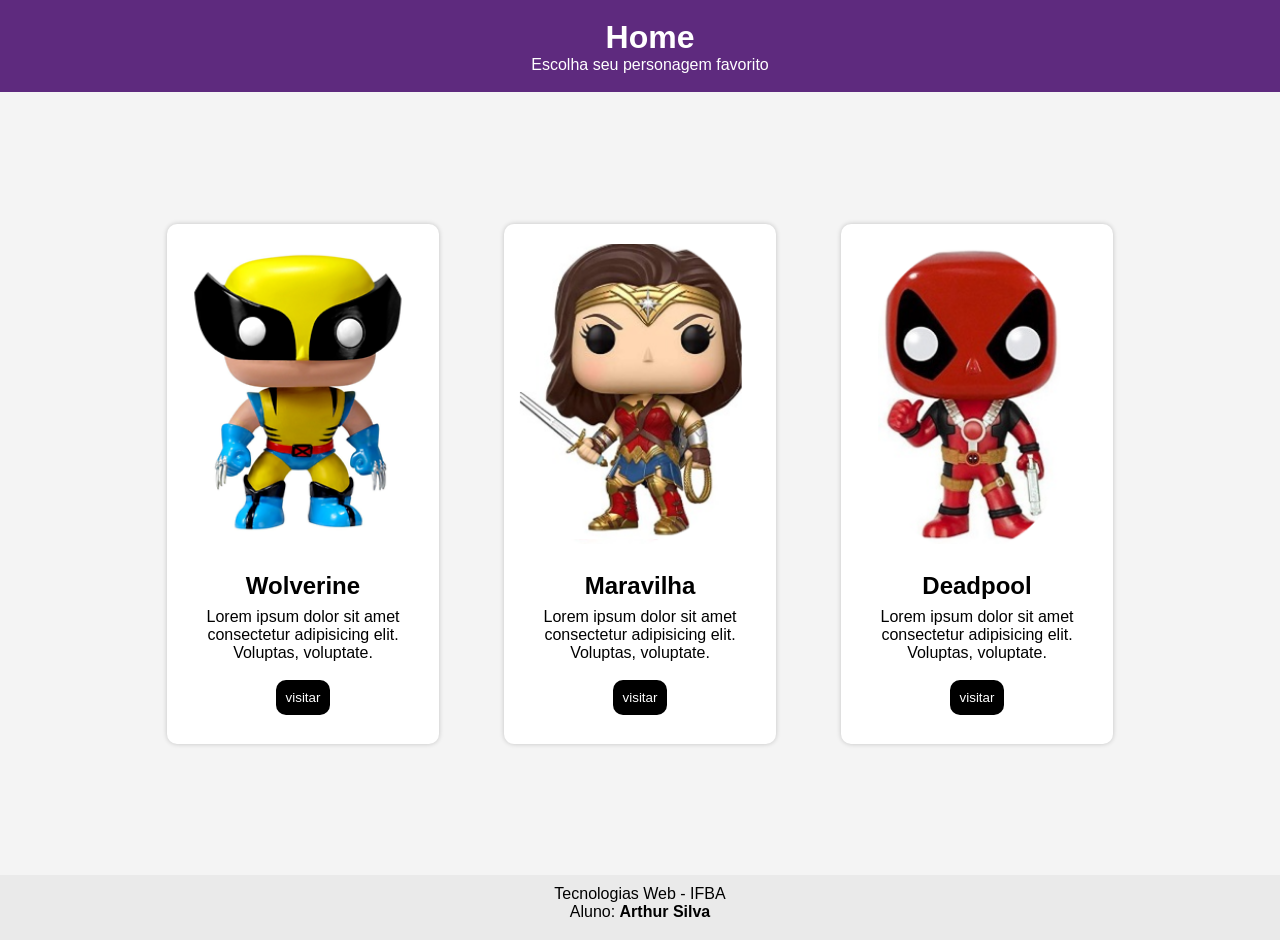
<file: Att-Avaliativa02/index.html>
<!DOCTYPE html>
<html lang="en">
<head>
    <meta charset="UTF-8">
    <meta name="viewport" content="width=device-width, initial-scale=1.0">
    <title>Document</title>
    <link rel="stylesheet" href="style.css">
</head>
<body>
    <header>
        <h1>Home</h1>
        <p>Escolha seu personagem favorito</p>
    </header>
    <main>
        <section class="container">

            <article class="card">
                <div class="card_img">
                    <img src="img/wolve.png" alt="">
                </div>
                <div class="card_corpo">
                    <h2 class="card_titulo">Wolverine</h2>
                
                    <p class="card_desc">Lorem ipsum dolor sit amet consectetur adipisicing elit. Voluptas, voluptate.</p>
                    <a href="https://www.funko.com.br/"><button class="card_btn">visitar</button></a>
                </div>
            </article>

            <article class="card">
                <div class="card_img">
                    <img src="img/maravilha.png" alt="">
                </div>
                <div class="card_corpo">
                    <h2 class="card_titulo">Maravilha</h2>
                
                    <p class="card_desc">Lorem ipsum dolor sit amet consectetur adipisicing elit. Voluptas, voluptate.</p>
                    <a href="https://www.funko.com.br/"><button class="card_btn">visitar</button></a>
                </div>
            </article>

            <article class="card">
                <div class="card_img">
                    <img src="img/deadpool.png" alt="">
                </div>
                <div class="card_corpo">
                    <h2 class="card_titulo">Deadpool</h2>
                
                    <p class="card_desc">Lorem ipsum dolor sit amet consectetur adipisicing elit. Voluptas, voluptate.</p>
                    <a href="https://www.funko.com.br/"><button class="card_btn">visitar</button></a>
                </div>
            </article>
            
        </section>
    </main>
    <footer>
        <p>Tecnologias Web - IFBA</p>
        <p>Aluno: <strong>Arthur Silva</strong></p>
    </footer>
</body>
</html>
</file>
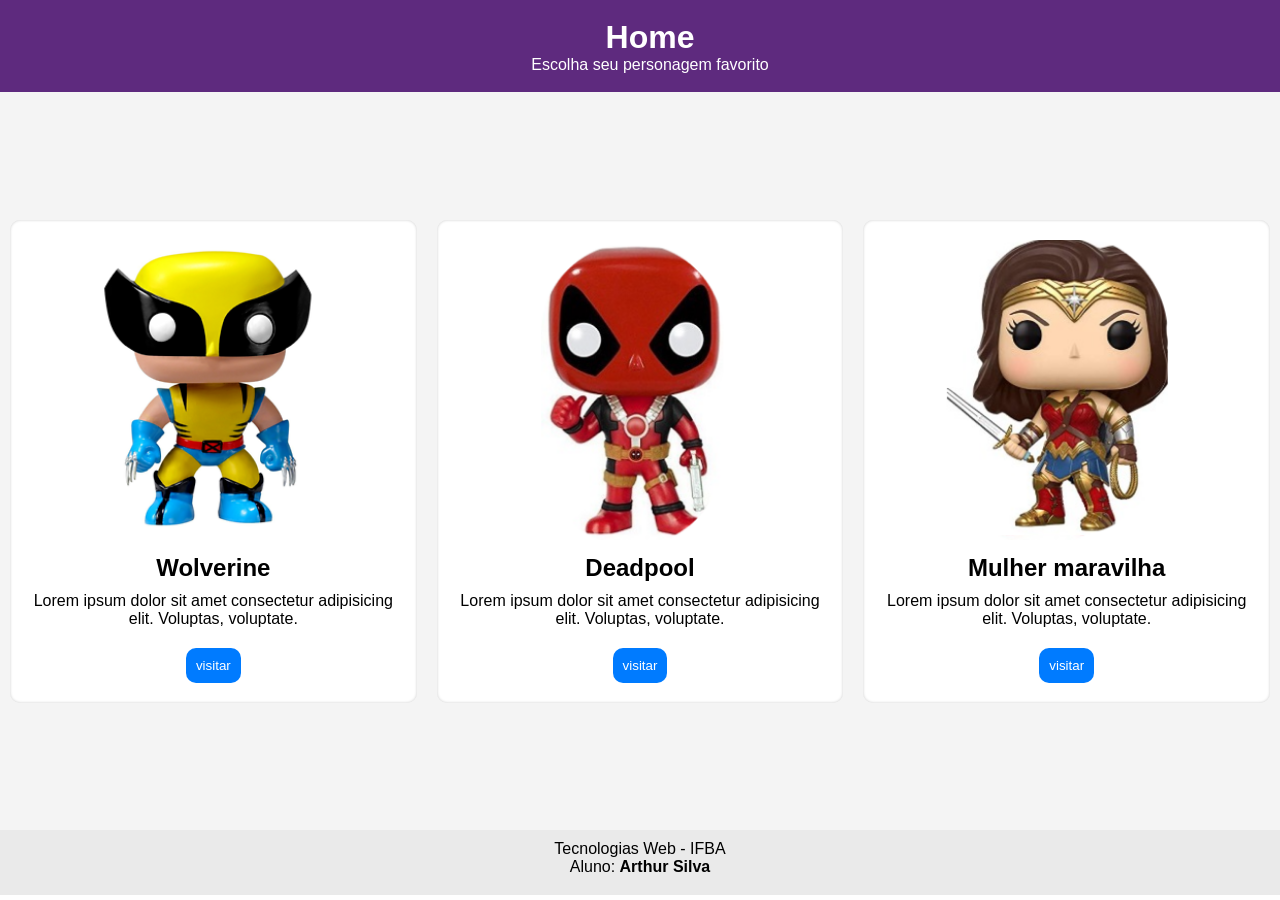
<file: Att-css01/index.html>
<!DOCTYPE html>
<html lang="en">
<head>
    <meta charset="UTF-8">
    <meta name="viewport" content="width=device-width, initial-scale=1.0">
    <title>Document</title>
    <link rel="stylesheet" href="style.css">
</head>
<body>
    <header>
        <h1>Home</h1>
        <p>Escolha seu personagem favorito</p>
    </header>
    <main>
        <section class="container">
            <article class="card">
                <div>
                    <img src="img/wolve.png" alt="">
                </div>
                <div>
                    <h2>Wolverine</h2>
                </div>
                <div>
                    <p>Lorem ipsum dolor sit amet consectetur adipisicing elit. Voluptas, voluptate.</p>
                </div>
                    <div>
                    <a href="https://www.funko.com.br/"><button>visitar</button></a>
                </div>
            </article>

            <article class="card">
                <div>
                    <img src="img/deadpool.png" alt="">
                </div>
                <div>
                    <h2>Deadpool</h2>
                </div>
                <div>
                    <p>Lorem ipsum dolor sit amet consectetur adipisicing elit. Voluptas, voluptate.</p>
                </div>
                <div>
                    <a href="https://www.funko.com.br/"><button>visitar</button></a>
                </div>
            </article>

            <article class="card">
                <div>
                    <img src="img/maravilha.png" alt="">
                </div>
                <div>
                    <h2>Mulher maravilha</h2>
                </div>
                <div>
                    <p>Lorem ipsum dolor sit amet consectetur adipisicing elit. Voluptas, voluptate.</p>
                </div>
                <div>
                    <a href="https://www.funko.com.br/"><button>visitar</button></a>
                </div>
            </article>
        </section>
    </main>
    <footer>
        <p>Tecnologias Web - IFBA</p>
        <p>Aluno: <strong>Arthur Silva</strong></p>
    </footer>
</body>
</html>
</file>
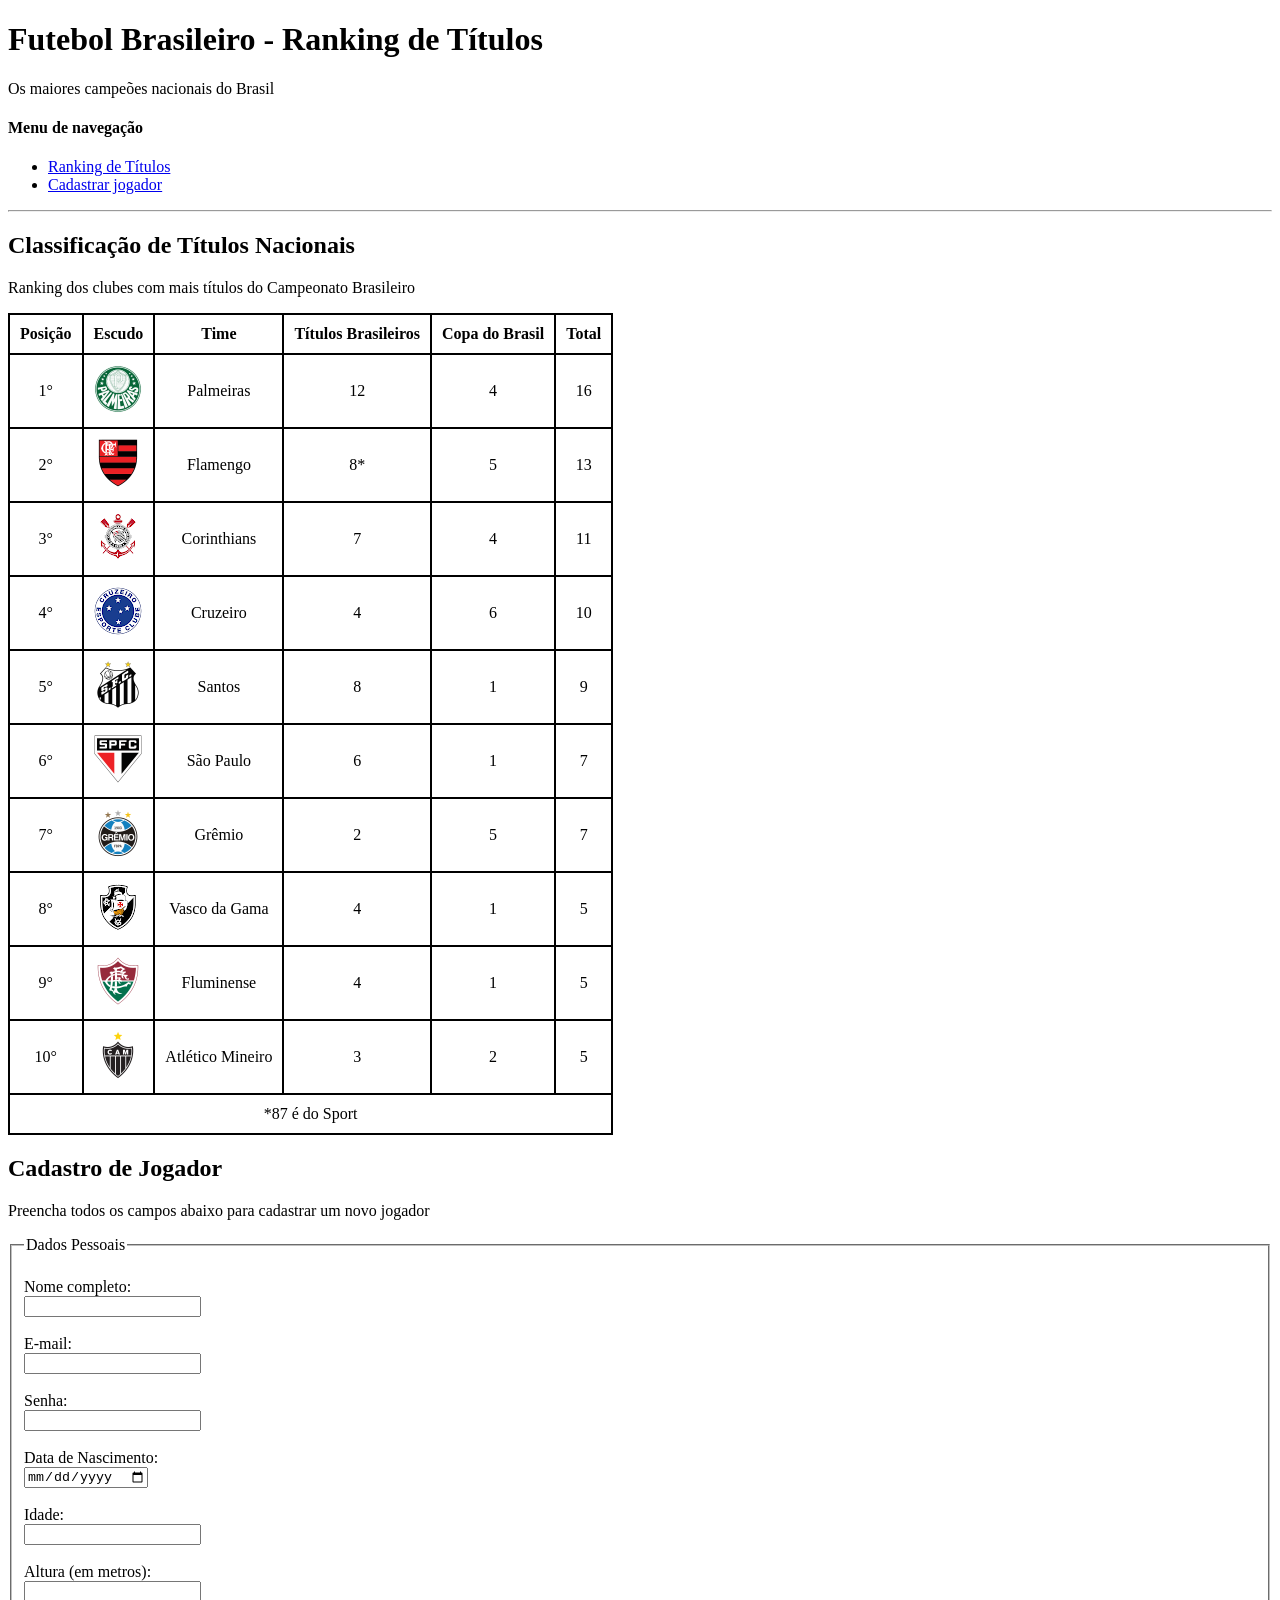
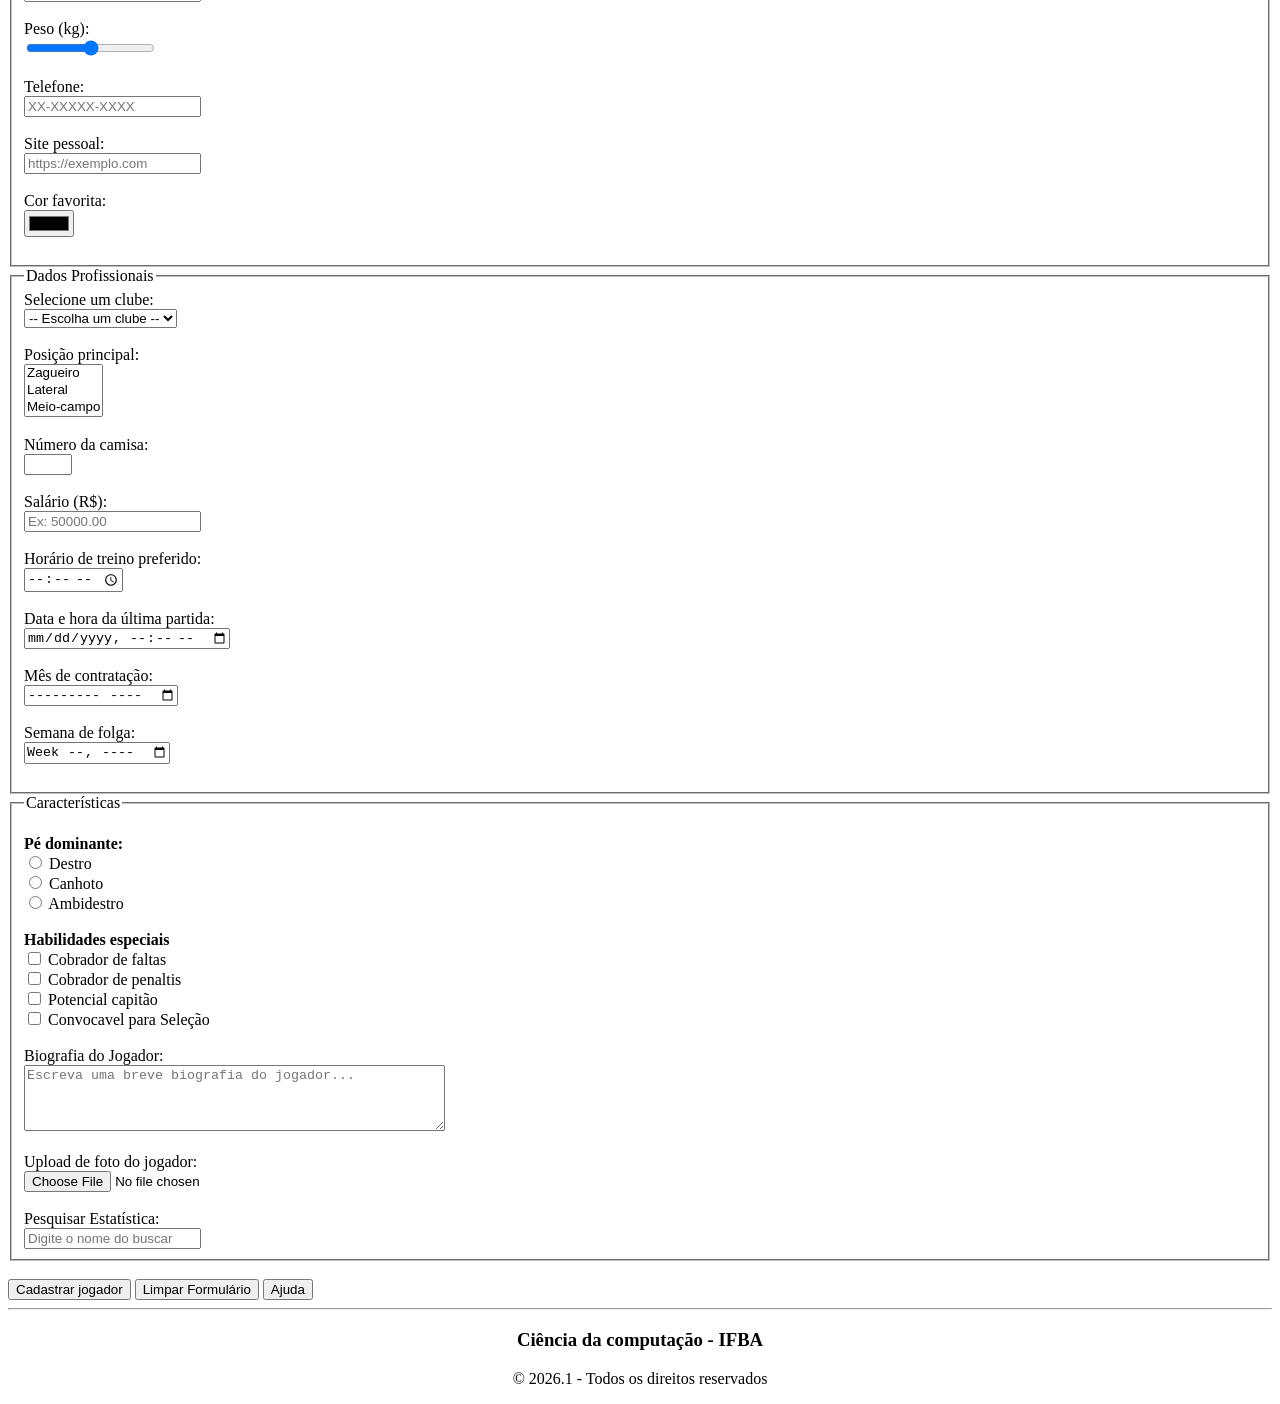
<file: Att-Avaliativa01/att/index.html>
<!DOCTYPE html>
<html lang="en">
<head>
    <meta charset="UTF-8">
    <meta name="viewport" content="width=device-width, initial-scale=1.0">
    <title>Document</title>
    <style>
    table {
    border: 1px solid black;
    text-align: center;
    }
    th, td {
    border: 1px solid black;
    }

    </style>
</head>
<body>
    <header>
        <h1>Futebol Brasileiro - Ranking de Títulos</h1>
        <p>Os maiores campeões nacionais do Brasil</p>
        <h4>Menu de navegação</h4>
        <ul>
            <li><a href="#classificacao">Ranking de Títulos</a></li>
            <li><a href="#cadastro">Cadastrar jogador</a></li>
        </ul>
        <hr>
    </header>
    <main>
        <section id="classificacao">
            <h2>Classificação de Títulos Nacionais</h2>
            <p>Ranking dos clubes com mais títulos do Campeonato Brasileiro</p>

            <table cellpadding="10" cellspacing="0">
                <thead>
                    <tr>
                        <th>Posição</th>
                        <th>Escudo</th>
                        <th>Time</th>
                        <th>Títulos Brasileiros</th>
                        <th>Copa do Brasil</th>
                        <th>Total</th>
                    </tr>
                </thead>

                <tbody>
                    <tr>
                        <td>1°</td>
                        <td> <img src="times/img/maiorCampeao.png" alt=""></td>
                        <td>Palmeiras</td>
                        <td>12</td>
                        <td>4</td>
                        <td>16</td>
                    </tr>
                    <tr>
                        <td>2°</td>
                        <td><img src="times/img/time2.png" alt=""></td>
                        <td>Flamengo</td>
                        <td>8*</td>
                        <td>5</td>
                        <td>13</td>
                    </tr>
                    <tr>
                        <td>3°</td>
                        <td><img src="times/img/time3.png" alt=""></td>
                        <td>Corinthians</td>
                        <td>7</td>
                        <td>4</td>
                        <td>11</td>
                    </tr>
                    <tr>
                        <td>4°</td>
                        <td><img src="times/img/time4.png" alt=""></td>
                        <td>Cruzeiro</td>
                        <td>4</td>
                        <td>6</td>
                        <td>10</td>
                    </tr>
                    <tr>
                        <td>5°</td>
                        <td><img src="times/img/time5.png" alt=""></td>
                        <td>Santos</td>
                        <td>8</td>
                        <td>1</td>
                        <td>9</td>
                    </tr>
                    <tr>
                        <td>6°</td>
                        <td><img src="times/img/time7.png" alt=""></td>
                        <td>São Paulo</td>
                        <td>6</td>
                        <td>1</td>
                        <td>7</td>
                    </tr>
                    <tr>
                        <td>7°</td>
                        <td><img src="times/img/time6.png" alt=""></td>
                        <td>Grêmio</td>
                        <td>2</td>
                        <td>5</td>
                        <td>7</td>
                    </tr>
                    <tr>
                        <td>8°</td>
                        <td><img src="times/img/time9.png" alt=""></td>
                        <td>Vasco da Gama</td>
                        <td>4</td>
                        <td>1</td>
                        <td>5</td>
                    </tr>
                    <tr>
                        <td>9°</td>
                        <td><img src="times/img/time10.png" alt=""></td>
                        <td>Fluminense</td>
                        <td>4</td>
                        <td>1</td>
                        <td>5</td>
                    </tr>
                    <tr>
                        <td>10°</td>
                        <td><img src="times/img/time8.png" alt=""></td>
                        <td>Atlético Mineiro</td>
                        <td>3</td>
                        <td>2</td>
                        <td>5</td>
                    </tr>
                </tbody>

                <tfoot>
                    <tr>
                        <td colspan="6">*87 é do Sport</td>
                    </tr>
                </tfoot>
            </table>
        </section>

        <section id="cadastro">
            <h2>Cadastro de Jogador</h2>
            <p>Preencha todos os campos abaixo para cadastrar um novo jogador</p>
        <form action="#destino"> 
            <fieldset>
                <legend>Dados Pessoais</legend>
                    <div><br>
                        <label for="nome">Nome completo:</label><br>
                        <input height="50px" type="text" id="nome" name="nome"  required>
                    </div><br>
                    <div>
                        <label for="email">E-mail:</label><br>
                        <input type="email" id="email" name="email" required>
                    </div><br>
                    <div>
                        <label for="senha">Senha:</label><br>
                        <input type="password" id="senha" name="senha" required>
                    </div><br>
                    <div>
                        <label for="dataNascimento">Data de Nascimento:</label><br>
                        <input type="date" id="dataNascimento" name="dataNascimento" required>
                    </div><br>
                    <div>
                        <label for="idade">Idade:</label><br>
                        <input type="number" id="idade" name="idade" min="0" required>
                    </div><br>
                    <div>
                        <label for="altura">Altura (em metros):</label><br>
                        <input type="number" id="altura" name="altura" step=".1" min="0" required>
                    </div><br>
                    <div>
                        <label for="peso">Peso (kg):</label><br>
                        <input type="range" id="peso" name="peso" min="0" required>
                    </div><br>
                    <div>
                        <label for="telefone">Telefone:</label><br>
                        <input type="number" id="telefone" name="telefone" placeholder="XX-XXXXX-XXXX" required>
                    </div><br>
                    <div>
                        <label for="site">Site pessoal:</label><br>
                        <input type="url" id="site" name="site" placeholder="https://exemplo.com">
                    </div><br>
                    <div>
                        <label for="cor">Cor favorita:</label><br>
                        <input type="color" id="cor" name="cor">
                    </div><br>
            </fieldset>
        </form>

        <form action="#destino">
            <fieldset>
                <legend>Dados Profissionais</legend>
                    <div>
                        <label for="clube">Selecione um clube:</label><br>
                        <select name="clube" id="clube">
                            <option value="">-- Escolha um clube --</option>
                        </select>
                    </div><br>
                    <div>
                        <label for="posicao">Posição principal:</label><br>
                        <select name="posicao" id="posicao" size="3">
                            <option value="Zagueiro">Zagueiro</option>
                            <option value="Lateral">Lateral</option>
                            <option value="Meio-campo">Meio-campo</option>
                            <option value="atacante">Atacante</option>
                        </select>
                    </div><br>
                    <div>
                        <label for="numero_camisa">Número da camisa:</label><br>
                        <input type="number" id="numero_camisa" name="numero_camisa" min="1" max="99">
                    </div><br>
                    <div>
                        <label for="salário">Salário (R$):</label><br>
                        <input type="number" id="salário" name="salário" placeholder="Ex: 50000.00" min="0" step="0.01">
                    </div><br>
                    <div>
                        <label for="horario_treino">Horário de treino preferido:</label><br>
                        <input type="time" id="horario_treino" name="horario_treino">
                    </div><br>
                    <div>
                        <label for="data_partida">Data e hora da última partida:</label><br>
                        <input type="datetime-local" id="data_partida" name="data_partida">
                    </div><br>
                    <div>
                        <label for="contratacao">Mês de contratação:</label><br>
                        <input type="month" id="contratacao" name="contratacao">
                    </div><br>
                    <div>
                        <label for="folga">Semana de folga:</label><br>
                        <input type="week" id="folga" name="folga">
                    </div><br>
            </fieldset>
        </form>

        <form action="#destino">
            <fieldset>
                <legend>Características</legend>
                    <div><br>
                        <strong>Pé dominante:</strong><br>
                        <input type="radio" id="destro" name="perna_dominante" value="Destro">
                        <label for="destro">Destro</label><br>
                        <input type="radio" id="canhoto" name="perna_dominante" value="Canhoto">
                        <label for="canhoto">Canhoto</label><br>
                        <input type="radio" id="ambidestro" name="perna_dominante" value="ambidestro">
                        <label for="ambidestro">Ambidestro</label>
                    </div><br>
                    <div>
                        <strong>Habilidades especiais</strong><br>
                        <input type="checkbox" name="cobra_falta" id="cobra_falta">
                        <label for="cobra_falta">Cobrador de faltas</label><br>
                        <input type="checkbox" name="cobra_penalti" id="cobra_penalti">
                        <label for="cobra_penalti">Cobrador de penaltis</label><br>      
                        <input type="checkbox" name="capitao" id="capitao">
                        <label for="capitao">Potencial capitão</label><br>
                        <input type="checkbox" name="convocavel" id="convocavel">
                        <label for="convocavel">Convocavel para Seleção</label><br>
                    </div><br>
                    <div>
                        <label for="biografia">Biografia do Jogador:</label><br>
                        <textarea id="biografia" name="biografia" rows="4" cols="50" placeholder="Escreva uma breve biografia do jogador..."></textarea>
                    </div><br>
                    <div>
                        <label for="foto">Upload de foto do jogador:</label><br>
                        <input type="file" id="foto" name="foto" accept="image/*">
                    </div><br>
                    <div>
                        <label for="estatistica">Pesquisar Estatística:</label><br>
                        <input type="text" id="estatistica" name="estatistica" placeholder="Digite o nome do buscar">
                    </div>
            </fieldset><br>
            <button type="submit">Cadastrar jogador</button>
            <button type="reset">Limpar Formulário</button>
            <button>Ajuda</button>
        </form>
    </section>
</main>
<footer><hr>
    <h3 align="center">Ciência da computação - IFBA</h3>
    <p align="center">&copy; 2026.1 - Todos os direitos reservados</p>
</footer>
</body>
</html>
</file>
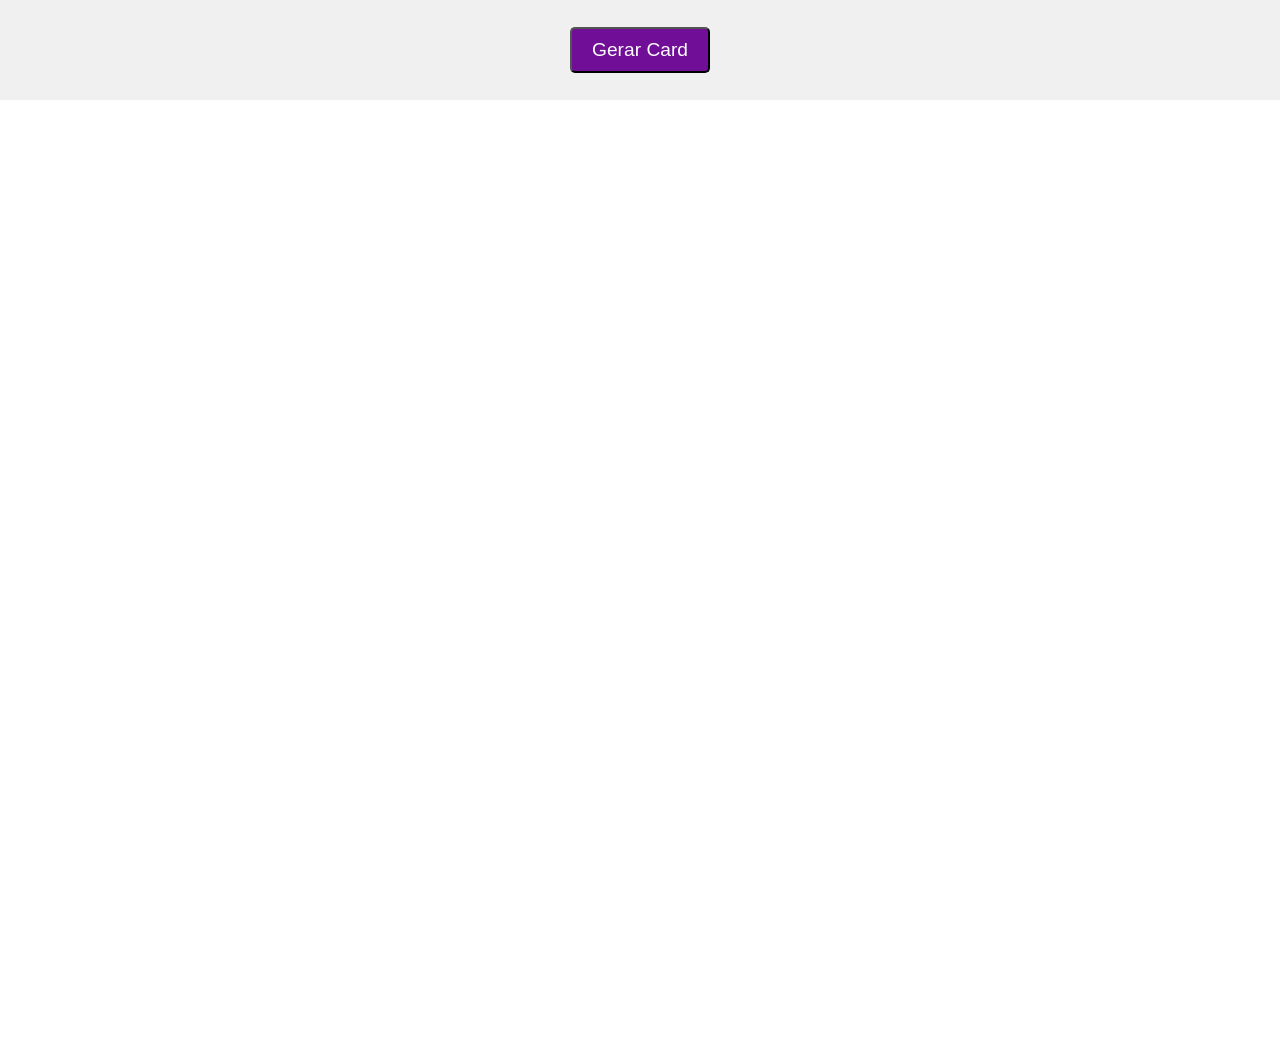
<file: Att-Avaliativa03/Q01/index.html>
<!DOCTYPE html>
<html lang="en">
<head>
    <meta charset="UTF-8">
    <meta name="viewport" content="width=device-width, initial-scale=1.0">
    <title>Document</title>
    <link rel="stylesheet" href="style.css">
    <script src="script.js" defer></script>
</head>
<body>
    <header class="header">
        <button class="btn" id="btn">Gerar Card</button>
    </header>
    <main>
        <div class="cards-div" id="cards-div"></div>
    </main>
</body>
</html>
</file>
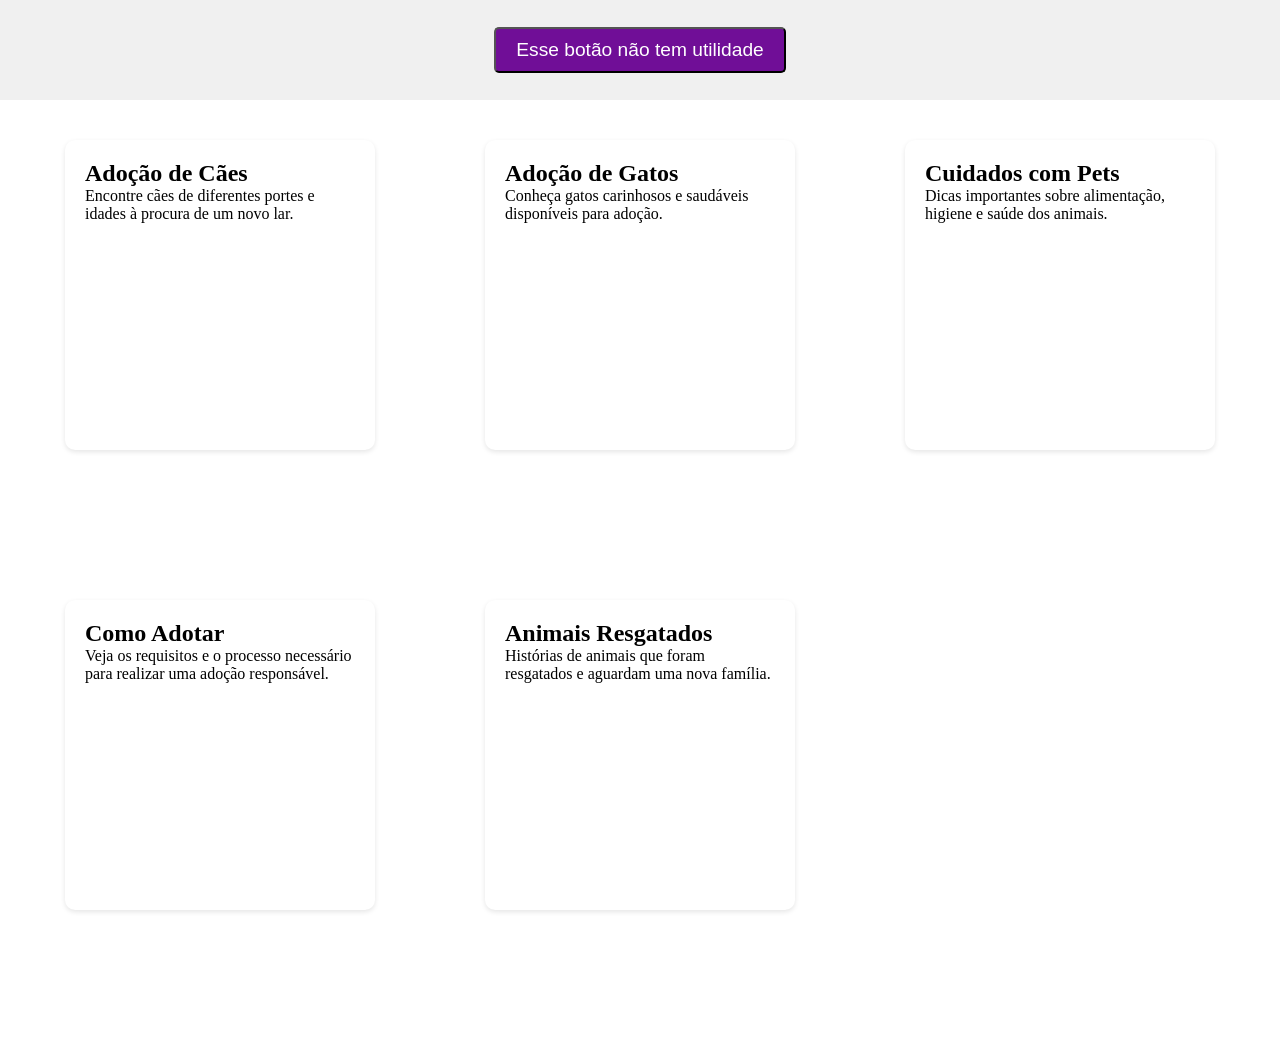
<file: Att-Avaliativa03/Q02/index.html>
<!DOCTYPE html>
<html lang="en">
<head>
    <meta charset="UTF-8">
    <meta name="viewport" content="width=device-width, initial-scale=1.0">
    <title>Document</title>
    <link rel="stylesheet" href="style.css">
    <script src="script.js" defer></script>
</head>
<body>
    <header class="header">
        <button class="btn" id="btn">Esse botão não tem utilidade</button>
    </header>
    <main>
        <div class="cards-div" id="cards-div"></div>
    </main>
</body>
</html>
</file>
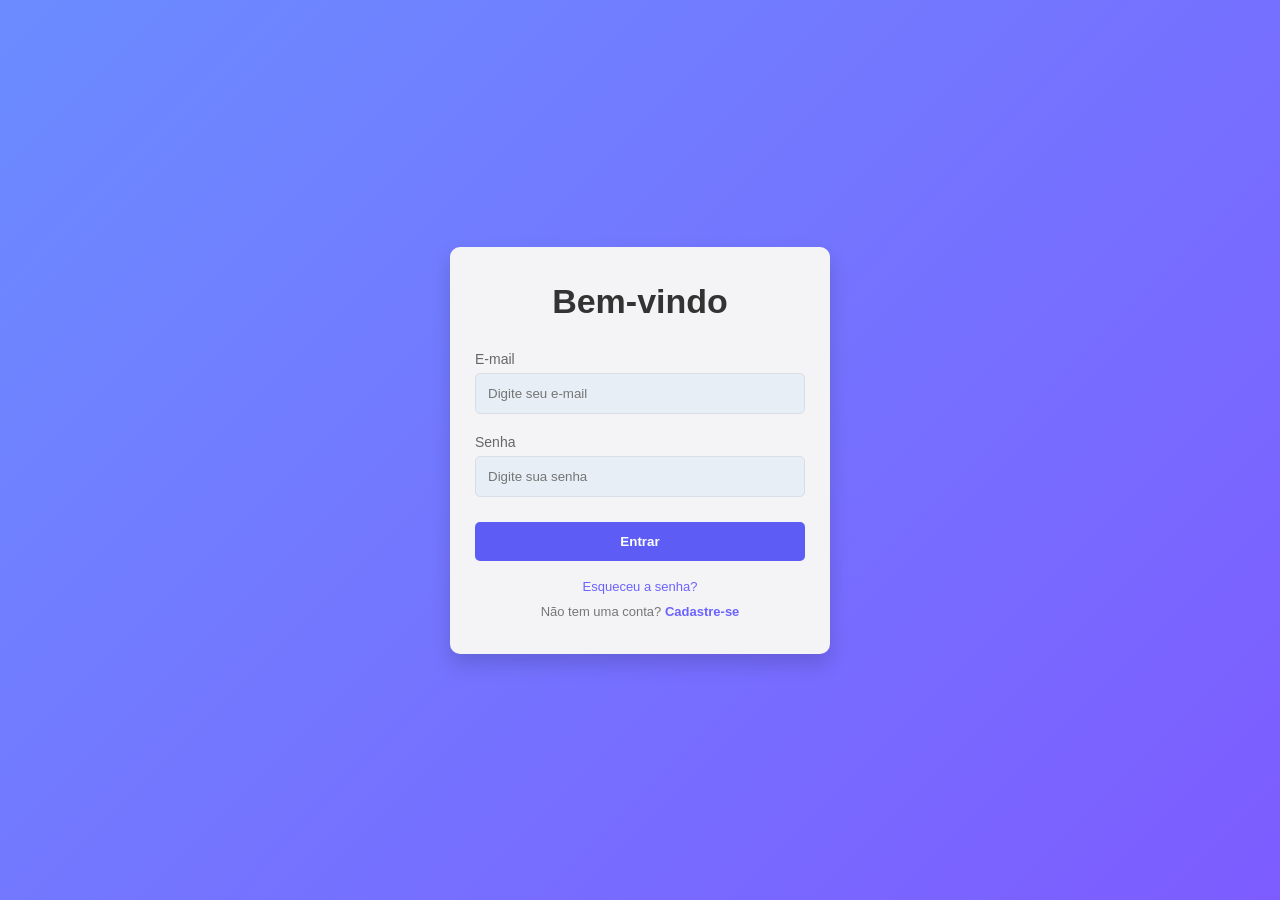
<file: Att-Avaliativa03/Q03/index.html>
<!DOCTYPE html>
<html lang="pt-BR">
<head>
    <meta charset="UTF-8">
    <meta name="viewport" content="width=device-width, initial-scale=1.0">
    <title>Login</title>
    <link rel="stylesheet" href="assets/css/style.css">
    
</head>
<body>

    <div class="container">
        <div class="card">
            <h1>Bem-vindo</h1>

            <form id="login">
                <div class="campo">
                    <label for="email">E-mail</label>
                    <input type="text" id="email" placeholder="Digite seu e-mail">
                </div>

                <div class="campo">
                    <label for="senha">Senha</label>
                    <input type="password" id="senha" placeholder="Digite sua senha">
                </div>

                <button type="submit" id="btn-login">Entrar</button>

                <a href="#" class="link">Esqueceu a senha?</a>

                <p>
                    Não tem uma conta?
                    <a href="/Att-Avaliativa03/Q03/cadastro.html">Cadastre-se</a>
                </p>
            </form>
        </div>
    </div>

    <script src="assets/js/script.js"></script>
</body>
</html>
</file>
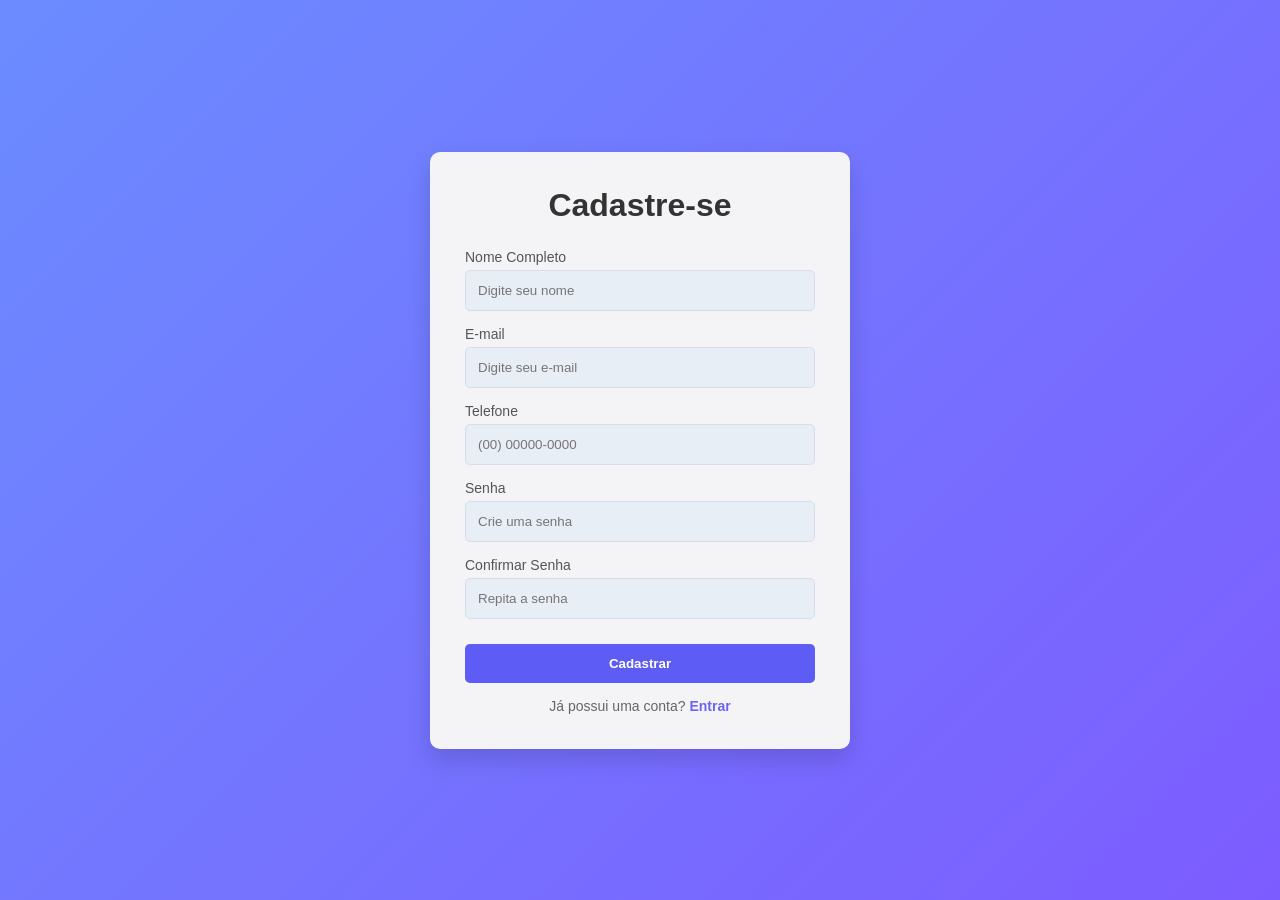
<file: Att-Avaliativa03/Q03/cadastro.html>
<!DOCTYPE html>
<html lang="pt-BR">
<head>
    <meta charset="UTF-8">
    <meta name="viewport" content="width=device-width, initial-scale=1.0">
    <title>Cadastro</title>
    <link rel="stylesheet" href="assets/css/cadastro-style.css">
    
</head>
<body>

    <div class="container">
        <div class="card">
            <h1>Cadastre-se</h1>

            <form>
                <div class="campo">
                    <label for="nome">Nome Completo</label>
                    <input type="text" id="nome" placeholder="Digite seu nome">
                </div>

                <div class="campo">
                    <label for="email">E-mail</label>
                    <input type="email" id="email" placeholder="Digite seu e-mail">
                </div>

                <div class="campo">
                    <label for="telefone">Telefone</label>
                    <input type="tel" id="telefone" placeholder="(00) 00000-0000">
                </div>

                <div class="campo">
                    <label for="senha">Senha</label>
                    <input type="password" id="senha" placeholder="Crie uma senha">
                </div>

                <div class="campo">
                    <label for="confirmar">Confirmar Senha</label>
                    <input type="password" id="confirmar" placeholder="Repita a senha">
                </div>

                <button type="submit">Cadastrar</button>

                <p>
                    Já possui uma conta?
                    <a href="/Att-Avaliativa03/Q03/index.html">Entrar</a>
                </p>
            </form>
        </div>
    </div>

</body>
</html>
</file>
<file: Att-Avaliativa02/style.css>
*{
    margin: 0;
    padding: 0;  
}
body{
    
}

main{
    background-color: rgb(244, 244, 244);
    display: flex;
    align-items: center;
    justify-content: center;
    height: 87vh;
}

header{
    background-color: rgb(94, 42, 126);
    text-align: center;
    color: white;
    font-family: Arial, Helvetica, sans-serif;
    padding: 10px;
    height: 8vh;
    width: 100%;
    display: flex;
    flex-direction: column;
    justify-content: center;
}

footer{
    background-color: rgb(234, 234, 234);
     text-align: center;
     padding: 10px;
     height: 5vh;
     font-family: Arial, Helvetica, sans-serif;
}

.container{
    margin: 5vh;
    display: grid;
    grid-template-columns: repeat(3, 1fr);
    justify-content: space-evenly;
    align-items: center;
    gap: 5vh;
}

.card{
    font-family: Arial, Helvetica, sans-serif;
    background-color: rgb(255, 255, 255);
    display: flex;
    flex-direction: column;
    padding: 10px;
    margin: 10px;
    text-align: center;
    max-height: 500px;
    height: 100%;
    border-radius: 10px;
    box-shadow: 0 0 5px rgba(0, 0, 0, 0.2);
    width: 28vh;
    animation: surgir 1s ease;
    transition: transform 0.3s ease, box-shadow 0.3s ease;
}

.card:hover{
    transform: 
        translateY(-5px)
        scale(1.01)
        ;
        box-shadow: 0 0 15px rgba(0, 0, 0, 0.4);
}

.card_corpo{
    display: flex;
    flex-direction: column;
    justify-content: space-evenly;
    align-items: center;
    height: 100%;
    
}

.card_img{
    display: flex;
    align-items: center;
    justify-content: center;
}
.card img{
   max-height: 300px;
   height: 100vh; 
   
}

.card div{
    margin: 10px;
}

a{
    width: min-content;
}

button{
    background-color: rgb(0, 0, 0);
    color: white;
    border: none;
    padding: 10px;
    margin-top: 10px;
    cursor: pointer;
    border-radius: 10px;
    transition: transform 0.3s ease, background-color 0.3s ease;
    
}

button:hover{
    background-color: rgb(94, 42, 126);
    transform: scale(1.05);
}

@keyframes surgir {
    0% {
        transform: translateY(10%);
        opacity: 0;
    }
    100% {
        transform: translateY(0%);
        opacity: 1;
    }
}
</file>
<file: Att-css01/style.css>
*{
    margin: 0;
    padding: 0;  
}
body{
    
}

main{
    background-color: rgb(244, 244, 244);
    height: 82vh;
    display: flex;
}

header{
    background-color: rgb(94, 42, 126);
    text-align: center;
    color: white;
    font-family: Arial, Helvetica, sans-serif;
    padding: 10px;
    height: 8vh;
    width: 100%;
    display: flex;
    flex-direction: column;
    justify-content: center;
}

footer{
    background-color: rgb(234, 234, 234);
     text-align: center;
     padding: 10px;
     height: 5vh;
     font-family: Arial, Helvetica, sans-serif;
}

.container{
    margin: auto;
    display: flex;
    justify-content: center;
    align-items: center;
    padding: 20px 0;
}

.card{
    font-family: Arial, Helvetica, sans-serif;
    background-color: white;
    display: inline-block;
    padding: 10px;
    margin: 10px;
    text-align: center;
    max-height: 500px;
    height: 100%;
    border-radius: 10px;
    box-shadow: inset 0 0 3px rgba(0, 0, 0, 0.2);
}

.card img{
   max-height: 300px;
   height: 100%;   
}

.card div{
    margin: 10px;
}

button{
    background-color: rgb(0, 123, 255);
    color: white;
    border: none;
    padding: 10px;
    margin-top: 10px;
    cursor: pointer;
    border-radius: 10px;
}
</file>
<file: Att-Avaliativa03/Q01/style.css>
* {
    margin: 0;
    padding: 0;
}

.header {
    display: flex;
    justify-content: center;
    align-items: center;
    height: 100px;
    background-color: #f0f0f0;
}

.cards-div {
    display: grid;
    grid-template-columns: repeat(auto-fit, minmax(300px, 1fr));
    gap: 20px;
    padding: 20px;
    height: 100vh;
}

.card {
    max-width: 30vh;
    max-height: 30vh;
    padding: 20px;
    margin: 20px auto;
    background-color: #fff;
    border-radius: 10px;
    box-shadow: 0 2px 5px rgba(0,0,0,0.1);
}

.btn {
    padding: 10px 20px;
    font-size: 1.2rem;
    cursor: pointer;
    background-color: #700e97;
    border-radius: 5px;
    color: #fff;
    font-family: Arial, Arial, Helvetica, sans-serif,sans-serif;
}
</file>
<file: Att-Avaliativa03/Q02/style.css>
* {
    margin: 0;
    padding: 0;
}

.header {
    display: flex;
    justify-content: center;
    align-items: center;
    height: 100px;
    background-color: #f0f0f0;
}

.cards-div {
    display: grid;
    grid-template-columns: repeat(auto-fit, minmax(300px, 1fr));
    gap: 20px;
    padding: 20px;
    height: 100vh;
}

.card {
    max-width: 30vh;
    max-height: 30vh;
    padding: 20px;
    margin: 20px auto;
    background-color: #fff;
    border-radius: 10px;
    box-shadow: 0 2px 5px rgba(0,0,0,0.1);
}

.btn {
    padding: 10px 20px;
    font-size: 1.2rem;
    cursor: pointer;
    background-color: #700e97;
    border-radius: 5px;
    color: #fff;
    font-family: Arial, Arial, Helvetica, sans-serif,sans-serif;
}
</file>
<file: Att-Avaliativa03/Q03/assets/css/style.css>
* {
    margin: 0;
    padding: 0;
    box-sizing: border-box;
    font-family: Arial, Helvetica, sans-serif;
}

body {
    height: 100vh;
    display: flex;
    justify-content: center;
    align-items: center;

    background: linear-gradient(135deg, #6b8cff, #7d5cff
    );
}

.card {
    width: 380px;
    background: #f4f4f6;
    border-radius: 10px;
    padding: 35px 25px;
    box-shadow: 0 10px 20px rgba(0,0,0,.15);
}

.card h1 {
    text-align: center;
    color: #333;
    font-size: 34px;
    margin-bottom: 30px;
}

.campo {
    margin-bottom: 20px;
}

.campo label {
    display: block;
    margin-bottom: 6px;
    font-size: 14px;
    color: #666;
}

.campo input {
    width: 100%;
    padding: 12px;
    border: 1px solid #d8dde6;
    border-radius: 5px;
    background: #e8eef6;
    outline: none;
}

button {
    width: 100%;
    padding: 12px;
    border: none;
    border-radius: 5px;
    background: #5d5df6;
    color: white;
    font-weight: bold;
    cursor: pointer;
    margin-top: 5px;
    transition: 0.3s;
}

button:hover {
    opacity: 0.9;
}

.link {
    display: block;
    text-align: center;
    margin-top: 18px;
    color: #6c63ff;
    text-decoration: none;
    font-size: 13px;
}

p {
    text-align: center;
    margin-top: 10px;
    font-size: 13px;
    color: #777;
}

p a {
    color: #6c63ff;
    text-decoration: none;
    font-weight: bold;
}
</file>
<file: Att-Avaliativa03/Q03/assets/css/cadastro-style.css>
*{
    margin:0;
    padding:0;
    box-sizing:border-box;
    font-family:Arial, Helvetica, sans-serif;
}

body{
    min-height:100vh;
    display:flex;
    justify-content:center;
    align-items:center;
    background:linear-gradient(135deg,#6b8cff,#7d5cff);
}

.card{
    width:420px;
    background:#f4f4f6;
    padding:35px;
    border-radius:10px;
    box-shadow:0 10px 25px rgba(0,0,0,.15);
}

.card h1{
    text-align:center;
    margin-bottom:25px;
    color:#333;
}

.campo{
    margin-bottom:15px;
}

.campo label{
    display:block;
    margin-bottom:5px;
    color:#555;
    font-size:14px;
}

.campo input{
    width:100%;
    padding:12px;
    border:1px solid #d8dde6;
    border-radius:5px;
    background:#e8eef6;
    outline:none;
}

.campo input:focus{
    border-color:#6c63ff;
}

button{
    width:100%;
    padding:12px;
    margin-top:10px;
    border:none;
    border-radius:5px;
    background:#5d5df6;
    color:#fff;
    font-weight:bold;
    cursor:pointer;
    transition:.3s;
}

button:hover{
    opacity:.9;
}

p{
    text-align:center;
    margin-top:15px;
    color:#666;
    font-size:14px;
}

p a{
    color:#6c63ff;
    text-decoration:none;
    font-weight:bold;
}
</file>
